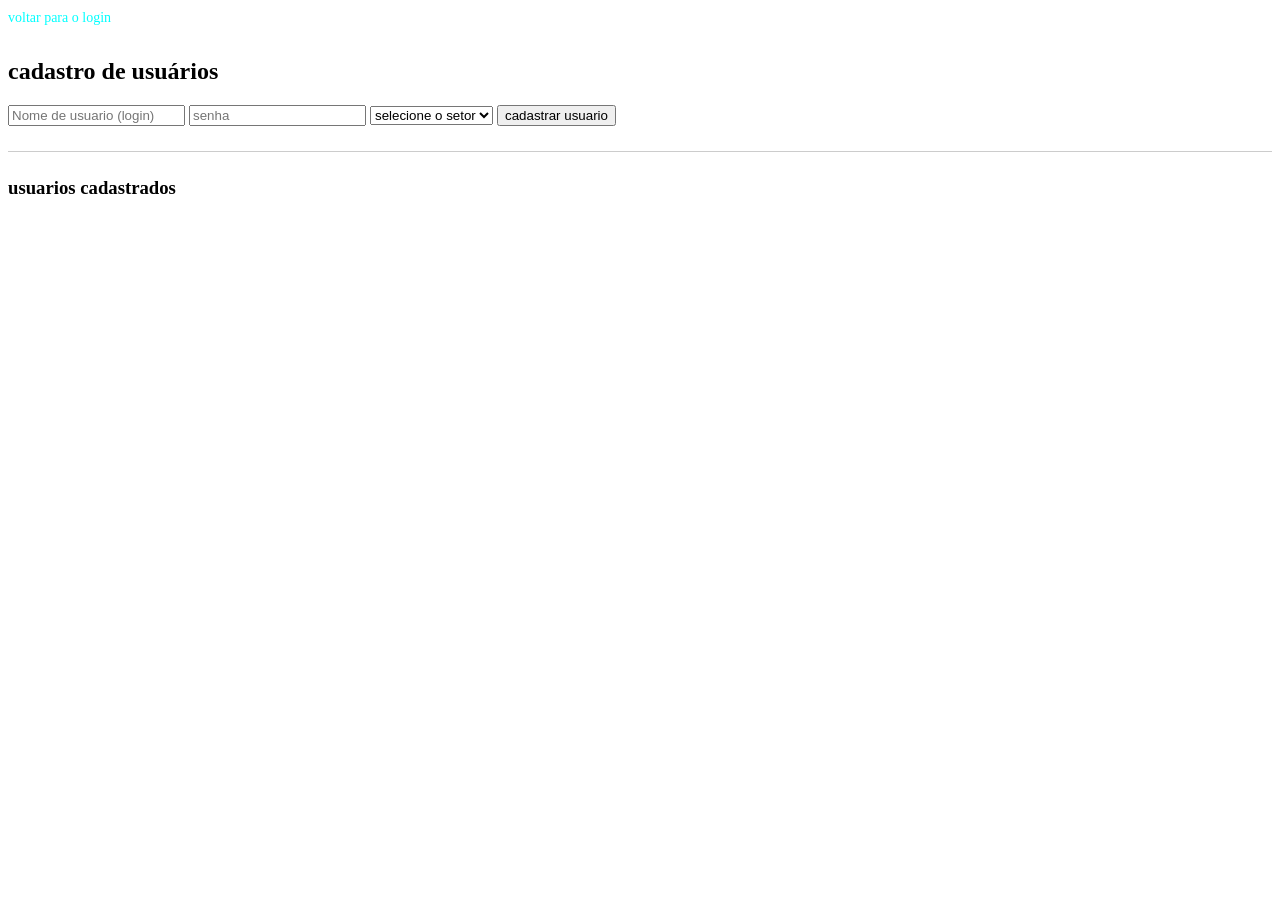
<file: frontend/admin.html>
<!DOCTYPE html>
<html lang="en">
<head>
    <meta charset="UTF-8">
    <meta name="viewport" content="width=device-width, initial-scale=1.0">
    <title>Document</title>
</head>
<body>

    <div class="container">
        <a href="index.html" style="text-decoration: none;
        color: aqua;
        font-size: 14px;
        display: inline-block;
        margin-bottom: 12px;">
            voltar para o login
        </a>

        <h2>cadastro de usuários</h2>

        <form id="formaUsuario">
            <input type="text" id="usuario" placeholder="Nome de usuario (login)" required>

            <input type="password" id="senha" placeholder="senha" required>

            <select id="tipo" required>
                <option value="">selecione o setor</option>
                <option value="atendimento">atendimento</option>
                <option value="triagem">triagem</option>
                <option value="medico">medico</option>
                
            </select>

            <button type="submit">cadastrar usuario</button>
        </form>

        <hr style="margin: 25px 0; border: none; border-top: 1px solid #ccc;">

        <h3>usuarios cadastrados</h3>

        <div id="listaUsuarios"></div>
    </div>

    <script>
        document.getElementById('formaUsuario').addEventListener('submit', function(event) {
            event.preventDefault();

            const usuario = document.getElementById('usuario').value;
            const senha = document.getElementById('senha').value;
            const tipo = document.getElementById('tipo').value;

            fetch("/usuarios", {
                method: "POST",
                headers: {
                    "Content-Type": "application/json"
                },
                body: JSON.stringify({ usuario, senha, tipo })
            })
            .then(response => response.json())
            .then(data => {
                console.log("Usuário cadastrado:", data);
                // Atualizar a lista de usuários
                listarUsuarios();
            })
            .catch(error => {
                console.error("Erro ao cadastrar usuário:", error);
                document.getElementById("formaUsuario").reset();
                carregarUsuarios();

            });
        });

        function listarUsuarios() {
            fetch("/usuarios")
                .then(response => response.json())
                .then(data => {
                    const listaUsuarios = document.getElementById("listaUsuarios");
                    listaUsuarios.innerHTML = "";

                    data.forEach(usuario => {
                        const usuarioDiv = document.createElement("div");
                        usuarioDiv.textContent = `ID: ${usuario.id}, Nome: ${usuario.usuario}, Tipo: ${usuario.tipo}`;
                        listaUsuarios.appendChild(usuarioDiv);
                    });
                })
                .catch(error => {
                    console.error("Erro ao listar usuários:", error);

                    usuarios.forEach(u => {
                        div.innerHTML += `
                        <div class="card">
                        <b>Usuario:</b> ${u.usuario} <br>
                        <b>Setor:</b> ${u.tipo}
                        </div>`
                    })
                });
        }

        // carregar a lista de automaticamente ao carregar a página
        carregarUsuarios();
    </script>

</body>
</html>
</file>
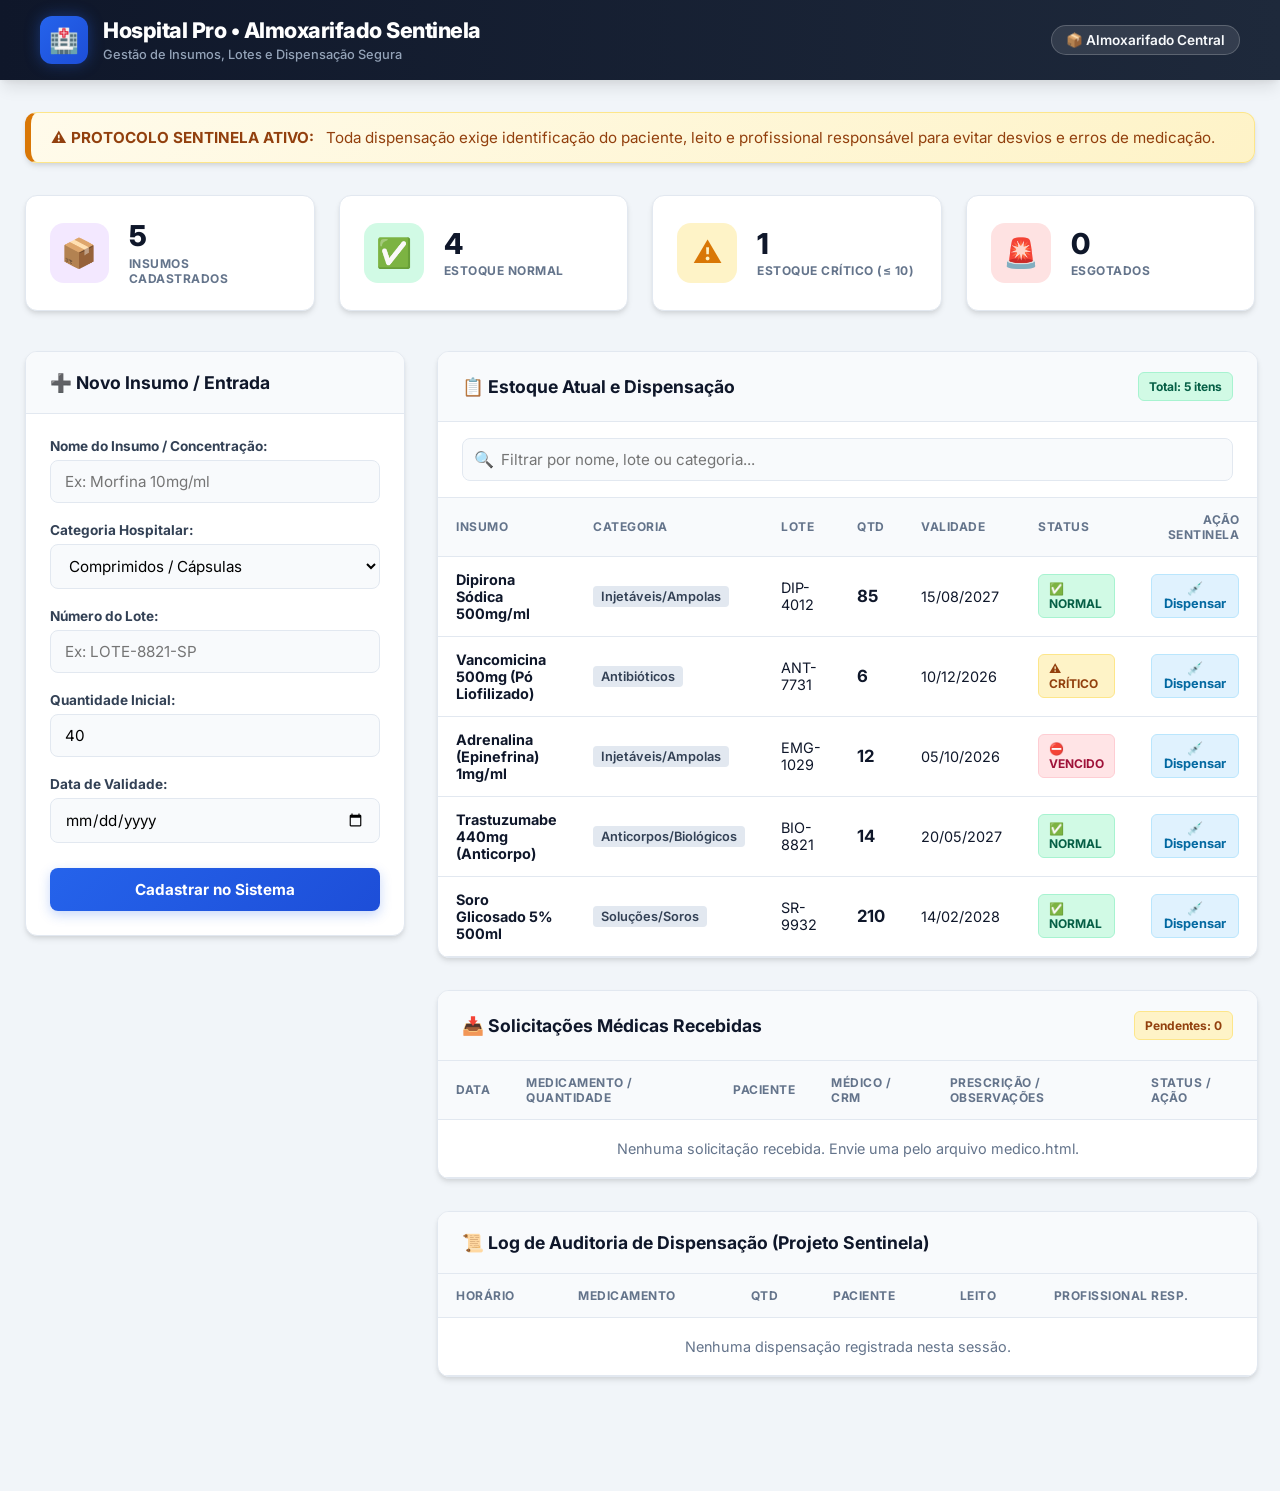
<file: frontend/almoxerifado.html>
<!DOCTYPE html>
<html lang="pt-BR">
<head>
    <meta charset="UTF-8">
    <meta name="viewport" content="width=device-width, initial-scale=1.0">
    <title>Hospital Pro - Almoxarifado Sentinela &amp; Dispensação</title>
    <link href="https://fonts.googleapis.com/css2?family=Inter:wght@400;500;600;700;800&display=swap" rel="stylesheet">
    <style>
        :root {
            --primary: #2563eb;
            --primary-gradient: linear-gradient(135deg, #2563eb 0%, #1d4ed8 100%);
            --secondary: #0ea5e9;
            --success: #059669;
            --warning: #d97706;
            --danger: #dc2626;
            --purple: #7c3aed;
            --bg-body: #f1f5f9;
            --card-bg: #ffffff;
            --text-main: #0f172a;
            --text-muted: #64748b;
            --border: #e2e8f0;
            --radius: 12px;
            --shadow: 0 4px 6px -1px rgba(0, 0, 0, 0.1), 0 2px 4px -1px rgba(0, 0, 0, 0.06);
            --shadow-lg: 0 10px 15px -3px rgba(0, 0, 0, 0.1), 0 4px 6px -2px rgba(0, 0, 0, 0.05);
        }

        * {
            box-sizing: border-box;
            margin: 0;
            padding: 0;
            font-family: 'Inter', sans-serif;
        }

        body {
            background-color: var(--bg-body);
            color: var(--text-main);
            min-height: 100vh;
            padding-bottom: 50px;
        }

        .navbar {
            background: linear-gradient(90deg, #0f172a 0%, #1e293b 100%);
            color: white;
            padding: 1rem 2.5rem;
            display: flex;
            justify-content: space-between;
            align-items: center;
            box-shadow: var(--shadow-lg);
            position: sticky;
            top: 0;
            z-index: 1000;
        }

        .nav-brand {
            display: flex;
            align-items: center;
            gap: 15px;
        }

        .logo-icon {
            width: 48px;
            height: 48px;
            background: var(--primary-gradient);
            border-radius: 12px;
            display: flex;
            align-items: center;
            justify-content: center;
            font-size: 1.5rem;
            box-shadow: 0 0 15px rgba(37, 99, 235, 0.4);
        }

        .nav-brand h1 { font-size: 1.35rem; font-weight: 800; letter-spacing: -0.5px; }
        .nav-brand span { font-size: 0.8rem; color: #94a3b8; font-weight: 500; }

        .nav-user {
            display: flex;
            align-items: center;
            gap: 15px;
        }

        .user-pill {
            background: rgba(255, 255, 255, 0.1);
            border: 1px solid rgba(255, 255, 255, 0.2);
            padding: 6px 14px;
            border-radius: 30px;
            font-weight: 600;
            font-size: 0.85rem;
            color: #f8fafc;
        }

        .container {
            max-width: 1350px;
            margin: 2rem auto;
            padding: 0 25px;
        }

        .alerta-estoque {
            background: linear-gradient(135deg, #fffbeb 0%, #fef3c7 100%);
            border: 1px solid #fde68a;
            border-left: 6px solid var(--warning);
            padding: 15px 20px;
            border-radius: var(--radius);
            margin-bottom: 2rem;
            font-size: 0.95rem;
            color: #92400e;
            display: flex;
            align-items: center;
            gap: 12px;
            box-shadow: var(--shadow);
        }
        .alerta-estoque span { font-weight: 700; }

        .stats-bar {
            display: grid;
            grid-template-columns: repeat(auto-fit, minmax(240px, 1fr));
            gap: 1.5rem;
            margin-bottom: 2.5rem;
        }

        .stat-card {
            background: var(--card-bg);
            padding: 1.5rem;
            border-radius: var(--radius);
            border: 1px solid var(--border);
            display: flex;
            align-items: center;
            gap: 20px;
            box-shadow: var(--shadow);
            transition: transform 0.2s, box-shadow 0.2s;
        }
        .stat-card:hover { transform: translateY(-3px); box-shadow: var(--shadow-lg); }

        .stat-icon {
            width: 60px;
            height: 60px;
            border-radius: 14px;
            display: flex;
            align-items: center;
            justify-content: center;
            font-size: 1.8rem;
        }
        .stat-icon.purple { background: #f3e8ff; color: var(--purple); }
        .stat-icon.green { background: #d1fae5; color: var(--success); }
        .stat-icon.orange { background: #fef3c7; color: var(--warning); }
        .stat-icon.red { background: #fee2e2; color: var(--danger); }

        .stat-value { font-size: 1.8rem; font-weight: 800; color: var(--text-main); line-height: 1.1; }
        .stat-label { font-size: 0.75rem; color: var(--text-muted); text-transform: uppercase; font-weight: 700; margin-top: 4px; letter-spacing: 0.5px; }

        .main-grid {
            display: grid;
            grid-template-columns: 380px 1fr;
            gap: 2rem;
        }

        @media(max-width: 1024px) {
            .main-grid { grid-template-columns: 1fr; }
        }

        .card {
            background: var(--card-bg);
            border-radius: var(--radius);
            border: 1px solid var(--border);
            box-shadow: var(--shadow);
            overflow: hidden;
            display: flex;
            flex-direction: column;
            margin-bottom: 2rem;
        }

        .card-header {
            padding: 1.25rem 1.5rem;
            border-bottom: 1px solid var(--border);
            background: #f8fafc;
            display: flex;
            justify-content: space-between;
            align-items: center;
        }
        .card-header h2 { font-size: 1.1rem; color: var(--text-main); font-weight: 700; }

        .card-body { padding: 1.5rem; flex: 1; }

        .form-group { margin-bottom: 1.2rem; }

        .form-group label {
            display: block;
            font-size: 0.85rem;
            font-weight: 700;
            margin-bottom: 6px;
            color: #334155;
        }

        .form-control {
            width: 100%;
            padding: 11px 14px;
            border: 1px solid var(--border);
            border-radius: 8px;
            font-size: 0.95rem;
            outline: none;
            background: #f8fafc;
            transition: all 0.2s;
        }
        .form-control:focus {
            border-color: var(--primary);
            background: #ffffff;
            box-shadow: 0 0 0 3px rgba(37, 99, 235, 0.15);
        }

        .btn-primary {
            background: var(--primary-gradient);
            color: white;
            border: none;
            width: 100%;
            padding: 12px;
            border-radius: 8px;
            font-weight: 700;
            cursor: pointer;
            transition: opacity 0.2s, transform 0.1s;
            box-shadow: 0 4px 12px rgba(37, 99, 235, 0.25);
            font-size: 0.95rem;
            margin-top: 5px;
        }
        .btn-primary:hover { opacity: 0.95; transform: translateY(-1px); }

        .table-actions {
            padding: 1rem 1.5rem;
            background: #fff;
            border-bottom: 1px solid var(--border);
            display: flex;
            gap: 15px;
            align-items: center;
            flex-wrap: wrap;
        }

        .search-box {
            flex: 1;
            min-width: 250px;
            position: relative;
        }
        .search-box input { padding-left: 38px; }
        .search-icon {
            position: absolute;
            left: 12px;
            top: 50%;
            transform: translateY(-50%);
            color: var(--text-muted);
        }

        .table-responsive {
            overflow-x: auto;
            flex: 1;
        }

        table {
            width: 100%;
            border-collapse: collapse;
            text-align: left;
            font-size: 0.9rem;
        }

        th, td {
            padding: 14px 18px;
            border-bottom: 1px solid var(--border);
            vertical-align: middle;
        }

        th {
            background: #f8fafc;
            font-weight: 700;
            color: var(--text-muted);
            font-size: 0.75rem;
            text-transform: uppercase;
            letter-spacing: 0.5px;
        }

        tbody tr:hover { background: #f1f5f9; }

        .badge {
            padding: 6px 10px;
            border-radius: 6px;
            font-size: 0.75rem;
            font-weight: 700;
            display: inline-flex;
            align-items: center;
            gap: 5px;
        }
        .badge-normal { background: #d1fae5; color: #065f46; border: 1px solid #a7f3d0; }
        .badge-baixo { background: #fef3c7; color: #92400e; border: 1px solid #fde68a; }
        .badge-zerado { background: #fee2e2; color: #991b1b; border: 1px solid #fecaca; }
        .badge-vencido { background: #ffe4e6; color: #9f1239; border: 1px solid #fecdd3; }

        .cat-tag {
            font-size: 0.8rem;
            font-weight: 600;
            padding: 3px 8px;
            border-radius: 4px;
            background: #e2e8f0;
            color: #334155;
            display: inline-block;
        }

        .btn-action {
            background: #e0f2fe;
            color: #0369a1;
            border: 1px solid #bae6fd;
            padding: 6px 12px;
            border-radius: 6px;
            cursor: pointer;
            font-weight: 700;
            font-size: 0.8rem;
            transition: all 0.2s;
        }
        .btn-action:hover { background: #0284c7; color: white; }

        .request-status { display:inline-block; padding:5px 8px; border-radius:6px; font-size:.75rem; font-weight:700; background:#fef3c7; color:#92400e; }
        .request-status.separacao { background:#dbeafe; color:#1d4ed8; }
        .request-status.atendida { background:#d1fae5; color:#065f46; }
        .request-actions { display:flex; gap:6px; flex-wrap:wrap; }
        .btn-request { border:0; border-radius:6px; padding:6px 9px; font-size:.75rem; font-weight:700; cursor:pointer; background:#e0f2fe; color:#0369a1; }
        .btn-request.green { background:#d1fae5; color:#065f46; }
        .btn-request.gray { background:#e2e8f0; color:#334155; }

        /* Modal */
        .modal-overlay {
            position: fixed;
            top: 0; left: 0; width: 100%; height: 100%;
            background: rgba(15, 23, 42, 0.6);
            display: none;
            justify-content: center;
            align-items: center;
            z-index: 2000;
            backdrop-filter: blur(4px);
        }
        .modal-box {
            background: white;
            padding: 2rem;
            border-radius: var(--radius);
            width: 100%;
            max-width: 450px;
            box-shadow: var(--shadow-lg);
            animation: fadeIn 0.2s ease-out;
        }
        @keyframes fadeIn {
            from { opacity: 0; transform: scale(0.95); }
            to { opacity: 1; transform: scale(1); }
        }
        .modal-header {
            display: flex;
            justify-content: space-between;
            align-items: center;
            margin-bottom: 1.5rem;
        }
        .modal-header h3 { font-size: 1.2rem; color: var(--text-main); }
        .btn-close {
            background: none; border: none; font-size: 1.2rem; cursor: pointer; color: var(--text-muted);
        }
    </style>
</head>
<body>

    <header class="navbar">
        <div class="nav-brand">
            <div class="logo-icon">🏥</div>
            <div>
                <h1>Hospital Pro • Almoxarifado Sentinela</h1>
                <span>Gestão de Insumos, Lotes e Dispensação Segura</span>
            </div>
        </div>
        <div class="nav-user">
            <span class="user-pill">📦 Almoxarifado Central</span>
        </div>
    </header>

    <div class="container">

        <div class="alerta-estoque">
            <span>⚠️ PROTOCOLO SENTINELA ATIVO:</span> Toda dispensação exige identificação do paciente, leito e profissional responsável para evitar desvios e erros de medicação.
        </div>

        <!-- Estatísticas -->
        <div class="stats-bar">
            <div class="stat-card">
                <div class="stat-icon purple">📦</div>
                <div>
                    <div class="stat-value" id="statItens">0</div>
                    <div class="stat-label">Insumos Cadastrados</div>
                </div>
            </div>
            <div class="stat-card">
                <div class="stat-icon green">✅</div>
                <div>
                    <div class="stat-value" id="statOK">0</div>
                    <div class="stat-label">Estoque Normal</div>
                </div>
            </div>
            <div class="stat-card">
                <div class="stat-icon orange">⚠️</div>
                <div>
                    <div class="stat-value" id="statBaixo">0</div>
                    <div class="stat-label">Estoque Crítico (&le; 10)</div>
                </div>
            </div>
            <div class="stat-card">
                <div class="stat-icon red">🚨</div>
                <div>
                    <div class="stat-value" id="statZerado">0</div>
                    <div class="stat-label">Esgotados</div>
                </div>
            </div>
        </div>

        <div class="main-grid">

            <!-- Formulário de Cadastro de Insumos -->
            <div>
                <div class="card">
                    <div class="card-header">
                        <h2>➕ Novo Insumo / Entrada</h2>
                    </div>
                    <div class="card-body">
                        <form id="formMedicamento" onsubmit="adicionarMedicamento(event)">
                            <div class="form-group">
                                <label for="emNome">Nome do Insumo / Concentração:</label>
                                <input type="text" id="emNome" class="form-control" placeholder="Ex: Morfina 10mg/ml" required autocomplete="off">
                            </div>

                            <div class="form-group">
                                <label for="emCategoria">Categoria Hospitalar:</label>
                                <select id="emCategoria" class="form-control">
                                    <option value="Comprimidos">Comprimidos / Cápsulas</option>
                                    <option value="Soluções/Soros">Soros / Soluções IV</option>
                                    <option value="Injetáveis/Ampolas">Injetáveis / Ampolas</option>
                                    <option value="Antibióticos">Antibióticos (Controle)</option>
                                    <option value="Anticorpos/Biológicos">Anticorpos / Biológicos</option>
                                    <option value="Vacinas/Imuno">Vacinas / Imunobiológicos</option>
                                </select>
                            </div>

                            <div class="form-group">
                                <label for="emLote">Número do Lote:</label>
                                <input type="text" id="emLote" class="form-control" placeholder="Ex: LOTE-8821-SP" required>
                            </div>

                            <div class="form-group">
                                <label for="emQtd">Quantidade Inicial:</label>
                                <input type="number" id="emQtd" class="form-control" value="40" min="0" required>
                            </div>

                            <div class="form-group">
                                <label for="emValidade">Data de Validade:</label>
                                <input type="date" id="emValidade" class="form-control" required>
                            </div>

                            <button type="submit" class="btn-primary">Cadastrar no Sistema</button>
                        </form>
                    </div>
                </div>
            </div>

            <!-- Listagem e Gestão -->
            <div>
                <div class="card" style="margin-bottom: 2rem;">
                    <div class="card-header">
                        <h2>📋 Estoque Atual e Dispensação</h2>
                        <span id="badgeTotalGeral" class="badge badge-normal">Total: 0</span>
                    </div>

                    <div class="table-actions">
                        <div class="search-box">
                            <span class="search-icon">🔍</span>
                            <input type="text" id="inputBusca" class="form-control" placeholder="Filtrar por nome, lote ou categoria..." onkeyup="filtrarTabela()">
                        </div>
                    </div>

                    <div class="table-responsive">
                        <table>
                            <thead>
                                <tr>
                                    <th>Insumo</th>
                                    <th>Categoria</th>
                                    <th>Lote</th>
                                    <th>Qtd</th>
                                    <th>Validade</th>
                                    <th>Status</th>
                                    <th style="text-align: right;">Ação Sentinela</th>
                                </tr>
                            </thead>
                            <tbody id="tabelaEstoque">
                                <!-- Preenchido por JS -->
                            </tbody>
                        </table>
                    </div>
                </div>

                <!-- Solicitações recebidas do módulo médico -->
                <div class="card" id="cardSolicitacoes">
                    <div class="card-header">
                        <h2>📥 Solicitações Médicas Recebidas</h2>
                        <span id="badgeSolicitacoes" class="badge badge-baixo">Pendentes: 0</span>
                    </div>
                    <div class="table-responsive">
                        <table>
                            <thead>
                                <tr>
                                    <th>Data</th>
                                    <th>Medicamento / Quantidade</th>
                                    <th>Paciente</th>
                                    <th>Médico / CRM</th>
                                    <th>Prescrição / Observações</th>
                                    <th>Status / Ação</th>
                                </tr>
                            </thead>
                            <tbody id="tabelaSolicitacoes">
                                <tr><td colspan="6" style="text-align:center;color:var(--text-muted);padding:20px;">Nenhuma solicitação recebida.</td></tr>
                            </tbody>
                        </table>
                    </div>
                </div>

                <!-- Histórico de Auditoria de Saídas -->
                <div class="card">
                    <div class="card-header">
                        <h2>📜 Log de Auditoria de Dispensação (Projeto Sentinela)</h2>
                    </div>
                    <div class="table-responsive">
                        <table>
                            <thead>
                                <tr>
                                    <th>Horário</th>
                                    <th>Medicamento</th>
                                    <th>Qtd</th>
                                    <th>Paciente</th>
                                    <th>Leito</th>
                                    <th>Profissional Resp.</th>
                                </tr>
                            </thead>
                            <tbody id="tabelaAuditoria">
                                <tr><td colspan="6" style="text-align:center; color: var(--text-muted); padding: 20px;">Nenhuma dispensação registrada nesta sessão.</td></tr>
                            </tbody>
                        </table>
                    </div>
                </div>
            </div>

        </div>
    </div>

    <!-- Modal de Baixa / Dispensação Segura -->
    <div class="modal-overlay" id="modalDispensacao">
        <div class="modal-box">
            <div class="modal-header">
                <h3 id="modalTituloMed">Dispensar Medicamento</h3>
                <button class="btn-close" onclick="fecharModal()">&times;</button>
            </div>
            <form onsubmit="realizarDispensacao(event)">
                <input type="hidden" id="modalIdMed">

                <div class="form-group">
                    <label for="dispQtd">Quantidade a Dispensar:</label>
                    <input type="number" id="dispQtd" class="form-control" value="1" min="1" required>
                </div>

                <div class="form-group">
                    <label for="dispPaciente">Nome Completo do Paciente:</label>
                    <input type="text" id="dispPaciente" class="form-control" placeholder="Ex: Maria da Silva Souza" required autocomplete="off">
                </div>

                <div class="form-group">
                    <label for="dispLeito">Número do Leito / Ala:</label>
                    <input type="text" id="dispLeito" class="form-control" placeholder="Ex: UTI 03 - Leito B" required autocomplete="off">
                </div>

                <div class="form-group">
                    <label for="dispProfissional">Profissional Responsável (Enfermeiro/Médico):</label>
                    <input type="text" id="dispProfissional" class="form-control" placeholder="Ex: Enf. Carlos Alberto (COREN 55432)" required autocomplete="off">
                </div>

                <button type="submit" class="btn-primary" style="background: linear-gradient(135deg, #059669 0%, #047857 100%); margin-top: 10px;">Confirmar Dispensação Segura</button>
            </form>
        </div>
    </div>

    <script>
        const CHAVE_SOLICITACOES = "hospital_solicitacoes_medicamentos";

        function lerSolicitacoes() {
            try { return JSON.parse(localStorage.getItem(CHAVE_SOLICITACOES)) || []; }
            catch (e) { return []; }
        }

        function atualizarSolicitacoes() {
            const pedidos = lerSolicitacoes();
            const tbody = document.getElementById("tabelaSolicitacoes");
            const pendentes = pedidos.filter(p => (p.status || "Pendente") === "Pendente").length;
            document.getElementById("badgeSolicitacoes").textContent = "Pendentes: " + pendentes;
            tbody.innerHTML = "";

            if (!pedidos.length) {
                tbody.innerHTML = '<tr><td colspan="6" style="text-align:center;color:var(--text-muted);padding:20px;">Nenhuma solicitação recebida. Envie uma pelo arquivo medico.html.</td></tr>';
                return;
            }

            pedidos.slice().reverse().forEach(p => {
                const status = p.status || "Pendente";
                const statusClass = status === "Atendida" ? "atendida" : (status === "Em separação" ? "separacao" : "");
                const prescricao = [
                    p.dose ? "Dose: " + p.dose : "",
                    p.via && p.via !== "Não informada" ? "Via: " + p.via : "",
                    p.frequencia ? "Frequência: " + p.frequencia : "",
                    p.duracao ? "Duração: " + p.duracao : "",
                    p.observacoes || ""
                ].filter(Boolean).join(" · ");

                const tr = document.createElement("tr");
                tr.innerHTML = `
                    <td><small>${escapeHTML(p.dataExibicao || (p.criadoEm ? new Date(p.criadoEm).toLocaleString("pt-BR") : "-"))}</small></td>
                    <td><strong>${escapeHTML(p.medicamento)}</strong><br><span style="color:var(--primary);font-weight:800;">Qtd: ${Number(p.quantidade) || 0}</span></td>
                    <td>${escapeHTML(p.paciente)}${p.idade ? "<br><small>Idade: " + escapeHTML(p.idade) + "</small>" : ""}</td>
                    <td>${escapeHTML(p.medico)}<br><small>${escapeHTML(p.crm)}</small></td>
                    <td style="min-width:180px;white-space:normal;"><small>${escapeHTML(prescricao || "Sem detalhes adicionais")}</small></td>
                    <td>
                        <span class="request-status ${statusClass}">${escapeHTML(status)}</span>
                        <div class="request-actions" style="margin-top:7px;">
                            ${status === "Pendente" ? `<button class="btn-request" onclick="alterarStatusSolicitacao('${escapeHTML(p.id)}','Em separação')">Separar</button>` : ""}
                            ${status !== "Atendida" ? `<button class="btn-request green" onclick="alterarStatusSolicitacao('${escapeHTML(p.id)}','Atendida')">Atendida</button>` : ""}
                            ${status !== "Pendente" ? `<button class="btn-request gray" onclick="alterarStatusSolicitacao('${escapeHTML(p.id)}','Pendente')">Reabrir</button>` : ""}
                        </div>
                    </td>`;
                tbody.appendChild(tr);
            });
        }

        function alterarStatusSolicitacao(id, novoStatus) {
            const pedidos = lerSolicitacoes();
            const pedido = pedidos.find(p => p.id === id);
            if (!pedido) return;
            pedido.status = novoStatus;
            pedido.atualizadoEm = new Date().toISOString();
            localStorage.setItem(CHAVE_SOLICITACOES, JSON.stringify(pedidos));
            atualizarSolicitacoes();
            alert("Status da solicitação atualizado para: " + novoStatus + ".");
        }

        function escapeHTML(valor) {
            return String(valor ?? "").replace(/[&<>"']/g, c => ({
                "&": "&amp;", "<": "&lt;", ">": "&gt;", '"': "&quot;", "'": "&#39;"
            }[c]));
        }

        window.addEventListener("storage", function(e) {
            if (e.key === CHAVE_SOLICITACOES) atualizarSolicitacoes();
            if (e.key === "hospital_estoque") atualizarInterface();
            if (e.key === "hospital_auditoria") atualizarTabelaAuditoria();
        });

        let estoque = JSON.parse(localStorage.getItem('hospital_estoque')) || [
            { id: 1, nome: "Dipirona Sódica 500mg/ml", categoria: "Injetáveis/Ampolas", lote: "DIP-4012", qtd: 85, validade: "2027-08-15" },
            { id: 2, nome: "Vancomicina 500mg (Pó Liofilizado)", categoria: "Antibióticos", lote: "ANT-7731", qtd: 6, validade: "2026-12-10" },
            { id: 3, nome: "Adrenalina (Epinefrina) 1mg/ml", categoria: "Injetáveis/Ampolas", lote: "EMG-1029", qtd: 12, validade: "2026-10-05" },
            { id: 4, nome: "Trastuzumabe 440mg (Anticorpo)", categoria: "Anticorpos/Biológicos", lote: "BIO-8821", qtd: 14, validade: "2027-05-20" },
            { id: 5, nome: "Soro Glicosado 5% 500ml", categoria: "Soluções/Soros", lote: "SR-9932", qtd: 210, validade: "2028-02-14" }
        ];

        let auditoria = JSON.parse(localStorage.getItem('hospital_auditoria')) || [];

        function atualizarInterface(dadosFiltrados = estoque) {
            const tbody = document.getElementById('tabelaEstoque');
            tbody.innerHTML = '';

            let totalTipos = estoque.length;
            let normal = 0, baixo = 0, zerado = 0;

            estoque.forEach(item => {
                if (item.qtd === 0) zerado++;
                else if (item.qtd <= 10) baixo++;
                else normal++;
            });

            if (dadosFiltrados.length === 0) {
                tbody.innerHTML = `<tr><td colspan="7" style="text-align:center; color: var(--text-muted); padding: 30px;">Nenhum insumo encontrado.</td></tr>`;
            }

            const hoje = new Date();
            const hojeISO = `${hoje.getFullYear()}-${String(hoje.getMonth() + 1).padStart(2, '0')}-${String(hoje.getDate()).padStart(2, '0')}`;

            dadosFiltrados.forEach((item) => {
                let statusBadge = '';
                const estaVencido = item.validade && item.validade < hojeISO;

                if (estaVencido) {
                    statusBadge = '<span class="badge badge-vencido">⛔ VENCIDO</span>';
                } else if (item.qtd === 0) {
                    statusBadge = '<span class="badge badge-zerado">🚨 ESGOTADO</span>';
                } else if (item.qtd <= 10) {
                    statusBadge = '<span class="badge badge-baixo">⚠️ CRÍTICO</span>';
                } else {
                    statusBadge = '<span class="badge badge-normal">✅ NORMAL</span>';
                }

                const tr = document.createElement('tr');
                tr.innerHTML = `
                    <td><strong>${escapeHTML(item.nome)}</strong></td>
                    <td><span class="cat-tag">${escapeHTML(item.categoria)}</span></td>
                    <td><code>${escapeHTML(item.lote)}</code></td>
                    <td><strong style="font-size: 1.05rem;">${Number(item.qtd) || 0}</strong></td>
                    <td>${formatarData(item.validade)}</td>
                    <td>${statusBadge}</td>
                    <td style="text-align: right;">
                        <button class="btn-action" onclick="abrirModal(${item.id})">💉 Dispensar</button>
                    </td>
                `;
                tbody.appendChild(tr);
            });

            document.getElementById('statItens').innerText = totalTipos;
            document.getElementById('statOK').innerText = normal;
            document.getElementById('statBaixo').innerText = baixo;
            document.getElementById('statZerado').innerText = zerado;
            document.getElementById('badgeTotalGeral').innerText = `Total: ${totalTipos} itens`;

            atualizarTabelaAuditoria();
            localStorage.setItem('hospital_estoque', JSON.stringify(estoque));
        }

        function atualizarTabelaAuditoria() {
            const tbody = document.getElementById('tabelaAuditoria');
            tbody.innerHTML = '';

            if (auditoria.length === 0) {
                tbody.innerHTML = `<tr><td colspan="6" style="text-align:center; color: var(--text-muted); padding: 20px;">Nenhuma dispensação registrada nesta sessão.</td></tr>`;
                return;
            }

            auditoria.slice().reverse().forEach(log => {
                const tr = document.createElement('tr');
                tr.innerHTML = `
                    <td><small>${escapeHTML(log.horario)}</small></td>
                    <td><strong>${escapeHTML(log.medicamento)}</strong></td>
                    <td><span style="color: var(--danger); font-weight:700;">-${Number(log.qtd) || 0}</span></td>
                    <td>${escapeHTML(log.paciente)}</td>
                    <td><code>${escapeHTML(log.leito)}</code></td>
                    <td><small>${escapeHTML(log.profissional)}</small></td>
                `;
                tbody.appendChild(tr);
            });

            localStorage.setItem('hospital_auditoria', JSON.stringify(auditoria));
        }

        function formatarData(dataIso) {
            if (!dataIso) return '-';
            const partes = dataIso.split('-');
            if (partes.length !== 3) return dataIso;
            return `${partes[2]}/${partes[1]}/${partes[0]}`;
        }

        function adicionarMedicamento(event) {
            event.preventDefault();

            const nome = document.getElementById('emNome').value.trim();
            const categoria = document.getElementById('emCategoria').value;
            const lote = document.getElementById('emLote').value.trim();
            const qtd = parseInt(document.getElementById('emQtd').value, 10);
            const validade = document.getElementById('emValidade').value;

            estoque.unshift({ id: Date.now(), nome, categoria, lote, qtd, validade });

            document.getElementById('formMedicamento').reset();
            document.getElementById('emQtd').value = '40';

            filtrarTabela();
            alert('✅ Insumo cadastrado com sucesso!');
        }

        function abrirModal(id) {
            const item = estoque.find(i => i.id === id);

            if (item) {
                const hoje = new Date();
                const hojeISO = `${hoje.getFullYear()}-${String(hoje.getMonth() + 1).padStart(2, '0')}-${String(hoje.getDate()).padStart(2, '0')}`;

                if (item.validade && item.validade < hojeISO) {
                    alert('⛔ Operação negada: Este medicamento está VENCIDO e não pode ser dispensado!');
                    filtrarTabela();
                    return;
                }

                if (item.qtd <= 0) {
                    alert('❌ Operação negada: Este medicamento está esgotado!');
                    return;
                }

                document.getElementById('modalIdMed').value = item.id;
                document.getElementById('modalTituloMed').innerText = `Dispensar: ${item.nome}`;
                document.getElementById('dispQtd').value = 1;
                document.getElementById('dispQtd').max = item.qtd;
                document.getElementById('dispPaciente').value = '';
                document.getElementById('dispLeito').value = '';
                document.getElementById('dispProfissional').value = '';
                document.getElementById('modalDispensacao').style.display = 'flex';
            }
        }

        function fecharModal() {
            document.getElementById('modalDispensacao').style.display = 'none';
        }

        function realizarDispensacao(event) {
            event.preventDefault();

            const id = parseInt(document.getElementById('modalIdMed').value, 10);
            const qtd = parseInt(document.getElementById('dispQtd').value, 10);
            const paciente = document.getElementById('dispPaciente').value.trim();
            const leito = document.getElementById('dispLeito').value.trim();
            const profissional = document.getElementById('dispProfissional').value.trim();

            const item = estoque.find(i => i.id === id);

            if (item) {
                const hoje = new Date();
                const hojeISO = `${hoje.getFullYear()}-${String(hoje.getMonth() + 1).padStart(2, '0')}-${String(hoje.getDate()).padStart(2, '0')}`;

                if (item.validade && item.validade < hojeISO) {
                    alert('⛔ DISPENSAÇÃO BLOQUEADA: Este medicamento está VENCIDO!');
                    fecharModal();
                    filtrarTabela();
                    return;
                }

                if (qtd > item.qtd || qtd <= 0) {
                    alert('❌ Quantidade inválida ou maior que o estoque atual!');
                    return;
                }

                item.qtd -= qtd;

                const agora = new Date().toLocaleTimeString('pt-BR', {
                    hour: '2-digit',
                    minute: '2-digit',
                    second: '2-digit'
                });

                auditoria.push({
                    horario: agora,
                    medicamento: item.nome,
                    qtd: qtd,
                    paciente: paciente,
                    leito: leito,
                    profissional: profissional
                });

                fecharModal();
                filtrarTabela();

                alert(`✅ Dispensação realizada com sucesso para o paciente ${paciente}! Registro salvo no log de auditoria.`);
            }
        }

        function filtrarTabela() {
            const termo = document.getElementById('inputBusca').value.toLowerCase();

            const filtrados = estoque.filter(item =>
                item.nome.toLowerCase().includes(termo) ||
                item.lote.toLowerCase().includes(termo) ||
                item.categoria.toLowerCase().includes(termo)
            );

            atualizarInterface(filtrados);
        }

        window.onload = function() {
            atualizarInterface();
            atualizarSolicitacoes();
            setInterval(atualizarSolicitacoes, 1500);
        };
    </script>
</body>
</html>
</file>
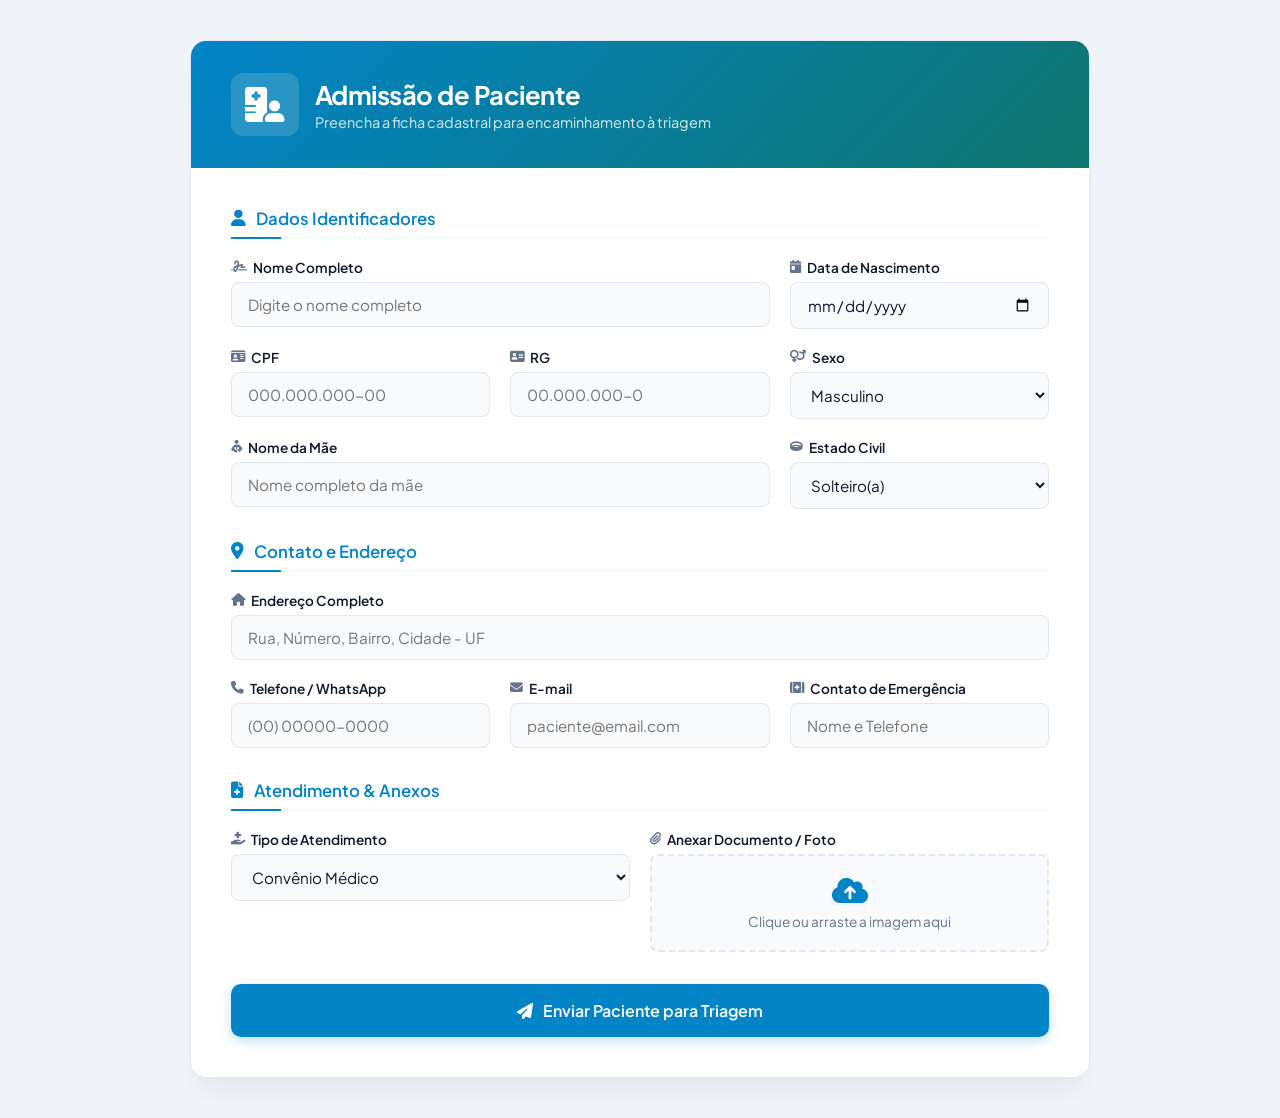
<file: frontend/atendimento.html>
<!DOCTYPE html>
<html lang="pt-BR">
<head>
  <meta charset="UTF-8">
  <meta name="viewport" content="width=device-width, initial-scale=1.0">
  <title>Recepção & Triagem Hospitalar</title>
  <link rel="preconnect" href="https://fonts.googleapis.com">
  <link rel="preconnect" href="https://fonts.gstatic.com" crossorigin>
  <link href="https://fonts.googleapis.com/css2?family=Plus+Jakarta+Sans:wght@400;500;600;700&display=swap" rel="stylesheet">
  <link rel="stylesheet" href="https://cdnjs.cloudflare.com/ajax/libs/font-awesome/6.4.0/css/all.min.css">

  <style>
    :root {
      --primary: #0284c7;
      --primary-hover: #0369a1;
      --bg-body: #f1f5f9;
      --card-bg: #ffffff;
      --text-main: #0f172a;
      --text-muted: #64748b;
      --border: #e2e8f0;
      --focus-ring: rgba(2, 132, 199, 0.2);
    }

    * {
      box-sizing: border-box;
      margin: 0;
      padding: 0;
      font-family: 'Plus Jakarta Sans', sans-serif;
    }

    body {
      background-color: var(--bg-body);
      color: var(--text-main);
      display: flex;
      justify-content: center;
      align-items: center;
      min-height: 100vh;
      padding: 40px 20px;
    }

    .card {
      background-color: var(--card-bg);
      border-radius: 16px;
      box-shadow: 0 20px 25px -5px rgba(0, 0, 0, 0.05), 0 8px 10px -6px rgba(0, 0, 0, 0.01);
      width: 100%;
      max-width: 900px;
      overflow: hidden;
      border: 1px solid var(--border);
    }

    .card-header {
      background: linear-gradient(135deg, #0284c7 0%, #0f766e 100%);
      color: white;
      padding: 32px 40px;
      display: flex;
      align-items: center;
      gap: 16px;
    }

    .card-header i {
      font-size: 2.2rem;
      background: rgba(255, 255, 255, 0.15);
      padding: 14px;
      border-radius: 12px;
    }

    .card-header h2 {
      font-size: 1.6rem;
      font-weight: 700;
      letter-spacing: -0.02em;
    }

    .card-header p {
      font-size: 0.9rem;
      color: rgba(255, 255, 255, 0.85);
      margin-top: 2px;
    }

    form {
      padding: 40px;
    }

    .section {
      margin-bottom: 32px;
    }

    .section-header {
      display: flex;
      align-items: center;
      gap: 10px;
      font-size: 1.05rem;
      font-weight: 600;
      color: var(--primary);
      margin-bottom: 20px;
      padding-bottom: 8px;
      border-bottom: 2px solid #f0fdf4;
      position: relative;
    }

    .section-header::after {
      content: '';
      position: absolute;
      bottom: -2px;
      left: 0;
      width: 50px;
      height: 2px;
      background-color: var(--primary);
    }

    .grid {
      display: grid;
      grid-template-columns: repeat(12, 1fr);
      gap: 20px;
    }

    .col-12 { grid-column: span 12; }
    .col-8  { grid-column: span 8; }
    .col-6  { grid-column: span 6; }
    .col-4  { grid-column: span 4; }
    .col-3  { grid-column: span 3; }

    @media (max-width: 768px) {
      .col-8, .col-6, .col-4, .col-3 { grid-column: span 12; }
      form { padding: 24px; }
      .card-header { padding: 24px; }
    }

    .field {
      display: flex;
      flex-direction: column;
      gap: 6px;
    }

    label {
      font-size: 0.85rem;
      font-weight: 600;
      color: var(--text-main);
      display: flex;
      align-items: center;
      gap: 6px;
    }

    label i {
      color: var(--text-muted);
      font-size: 0.8rem;
    }

    input, select {
      width: 100%;
      padding: 12px 16px;
      border: 1px solid var(--border);
      border-radius: 8px;
      font-size: 0.95rem;
      color: var(--text-main);
      background-color: #f8fafc;
      transition: all 0.2s ease;
      outline: none;
    }

    input:focus, select:focus {
      background-color: #ffffff;
      border-color: var(--primary);
      box-shadow: 0 0 0 4px var(--focus-ring);
    }

    .file-upload-box {
      border: 2px dashed var(--border);
      background-color: #f8fafc;
      border-radius: 8px;
      padding: 20px;
      text-align: center;
      cursor: pointer;
      transition: all 0.2s ease;
      position: relative;
    }

    .file-upload-box:hover {
      border-color: var(--primary);
      background-color: #f0f9ff;
    }

    .file-upload-box input[type="file"] {
      position: absolute;
      top: 0;
      left: 0;
      width: 100%;
      height: 100%;
      opacity: 0;
      cursor: pointer;
    }

    .file-upload-box i {
      font-size: 1.8rem;
      color: var(--primary);
      margin-bottom: 8px;
    }

    .file-upload-box p {
      font-size: 0.85rem;
      color: var(--text-muted);
    }

    .btn-submit {
      width: 100%;
      padding: 16px;
      background-color: var(--primary);
      color: white;
      border: none;
      border-radius: 10px;
      font-size: 1rem;
      font-weight: 600;
      cursor: pointer;
      display: flex;
      justify-content: center;
      align-items: center;
      gap: 10px;
      box-shadow: 0 4px 12px rgba(2, 132, 199, 0.25);
      transition: all 0.2s ease;
    }

    .btn-submit:hover {
      background-color: var(--primary-hover);
      transform: translateY(-1px);
      box-shadow: 0 6px 16px rgba(2, 132, 199, 0.35);
    }

    .btn-submit:active {
      transform: translateY(0);
    }
  </style>
</head>
<body>

<div class="card">
  <div class="card-header">
    <i class="fa-solid fa-hospital-user"></i>
    <div>
      <h2>Admissão de Paciente</h2>
      <p>Preencha a ficha cadastral para encaminhamento à triagem</p>
    </div>
  </div>

  <form id="formAtendimento" onsubmit="event.preventDefault(); cadastrar();">
    
    <div class="section">
      <div class="section-header">
        <i class="fa-solid fa-user"></i>
        <span>Dados Identificadores</span>
      </div>
      <div class="grid">
        <div class="field col-8">
          <label for="nome"><i class="fa-solid fa-signature"></i> Nome Completo</label>
          <input id="nome" placeholder="Digite o nome completo" required>
        </div>
        <div class="field col-4">
          <label for="dataNascimento"><i class="fa-solid fa-calendar-day"></i> Data de Nascimento</label>
          <input type="date" id="dataNascimento" required>
        </div>

        <div class="field col-4">
          <label for="cpf"><i class="fa-solid fa-id-card"></i> CPF</label>
          <input id="cpf" placeholder="000.000.000-00" required>
        </div>
        <div class="field col-4">
          <label for="rg"><i class="fa-solid fa-address-card"></i> RG</label>
          <input id="rg" placeholder="00.000.000-0">
        </div>
        <div class="field col-4">
          <label for="sexo"><i class="fa-solid fa-venus-mars"></i> Sexo</label>
          <select id="sexo">
            <option value="masculino">Masculino</option>
            <option value="feminino">Feminino</option>
            <option value="outro">Outro</option>
          </select>
        </div>

        <div class="field col-8">
          <label for="nomeMae"><i class="fa-solid fa-person-breastfeeding"></i> Nome da Mãe</label>
          <input id="nomeMae" placeholder="Nome completo da mãe">
        </div>
        <div class="field col-4">
          <label for="estadoCivil"><i class="fa-solid fa-ring"></i> Estado Civil</label>
          <select id="estadoCivil">
            <option value="solteiro">Solteiro(a)</option>
            <option value="casado">Casado(a)</option>
            <option value="divorciado">Divorciado(a)</option>
            <option value="viuvo">Viúvo(a)</option>
          </select>
        </div>
      </div>
    </div>

    <div class="section">
      <div class="section-header">
        <i class="fa-solid fa-location-dot"></i>
        <span>Contato e Endereço</span>
      </div>
      <div class="grid">
        <div class="field col-12">
          <label for="endereco"><i class="fa-solid fa-house"></i> Endereço Completo</label>
          <input id="endereco" placeholder="Rua, Número, Bairro, Cidade - UF">
        </div>
        <div class="field col-4">
          <label for="telefone"><i class="fa-solid fa-phone"></i> Telefone / WhatsApp</label>
          <input type="tel" id="telefone" placeholder="(00) 00000-0000" required>
        </div>
        <div class="field col-4">
          <label for="email"><i class="fa-solid fa-envelope"></i> E-mail</label>
          <input type="email" id="email" placeholder="paciente@email.com">
        </div>
        <div class="field col-4">
          <label for="contatoEmergencia"><i class="fa-solid fa-kit-medical"></i> Contato de Emergência</label>
          <input id="contatoEmergencia" placeholder="Nome e Telefone">
        </div>
      </div>
    </div>

    <div class="section">
      <div class="section-header">
        <i class="fa-solid fa-file-medical"></i>
        <span>Atendimento & Anexos</span>
      </div>
      <div class="grid">
        <div class="field col-6">
          <label for="tipo"><i class="fa-solid fa-hand-holding-medical"></i> Tipo de Atendimento</label>
          <select id="tipo">
            <option value="convenio">Convênio Médico</option>
            <option value="particular">Particular</option>
          </select>
        </div>

        <div class="field col-6">
          <label><i class="fa-solid fa-paperclip"></i> Anexar Documento / Foto</label>
          <div class="file-upload-box">
            <i class="fa-solid fa-cloud-arrow-up"></i>
            <p>Clique ou arraste a imagem aqui</p>
            <input type="file" id="foto">
          </div>
        </div>
      </div>
    </div>

    <button type="submit" class="btn-submit">
      <i class="fa-solid fa-paper-plane"></i>
      Enviar Paciente para Triagem
    </button>
  </form>
</div>

<script>
function cadastrar() {
  const payload = {
    nome: document.getElementById("nome").value,
    cpf: document.getElementById("cpf").value,
    rg: document.getElementById("rg").value,
    dataNascimento: document.getElementById("dataNascimento").value,
    sexo: document.getElementById("sexo").value,
    nomeMae: document.getElementById("nomeMae").value,
    estadoCivil: document.getElementById("estadoCivil").value,
    tipo: document.getElementById("tipo").value,
    endereco: document.getElementById("endereco").value,
    telefone: document.getElementById("telefone").value,
    email: document.getElementById("email").value,
    contatoEmergencia: document.getElementById("contatoEmergencia").value
  };

  fetch("http://localhost:3000/atendimento", {
    method: "POST",
    headers: { "Content-Type": "application/json" },
    body: JSON.stringify(payload)
  })
  .then(response => {
    if (response.ok) {
      alert("Paciente encaminhado para a triagem com sucesso!");
    } else {
      alert("Erro ao enviar cadastro.");
    }
  })
  .catch(error => {
    console.error("Erro:", error);
    alert("Erro na conexão com o servidor.");
  });
}
</script>

</body>
</html>
</file>
